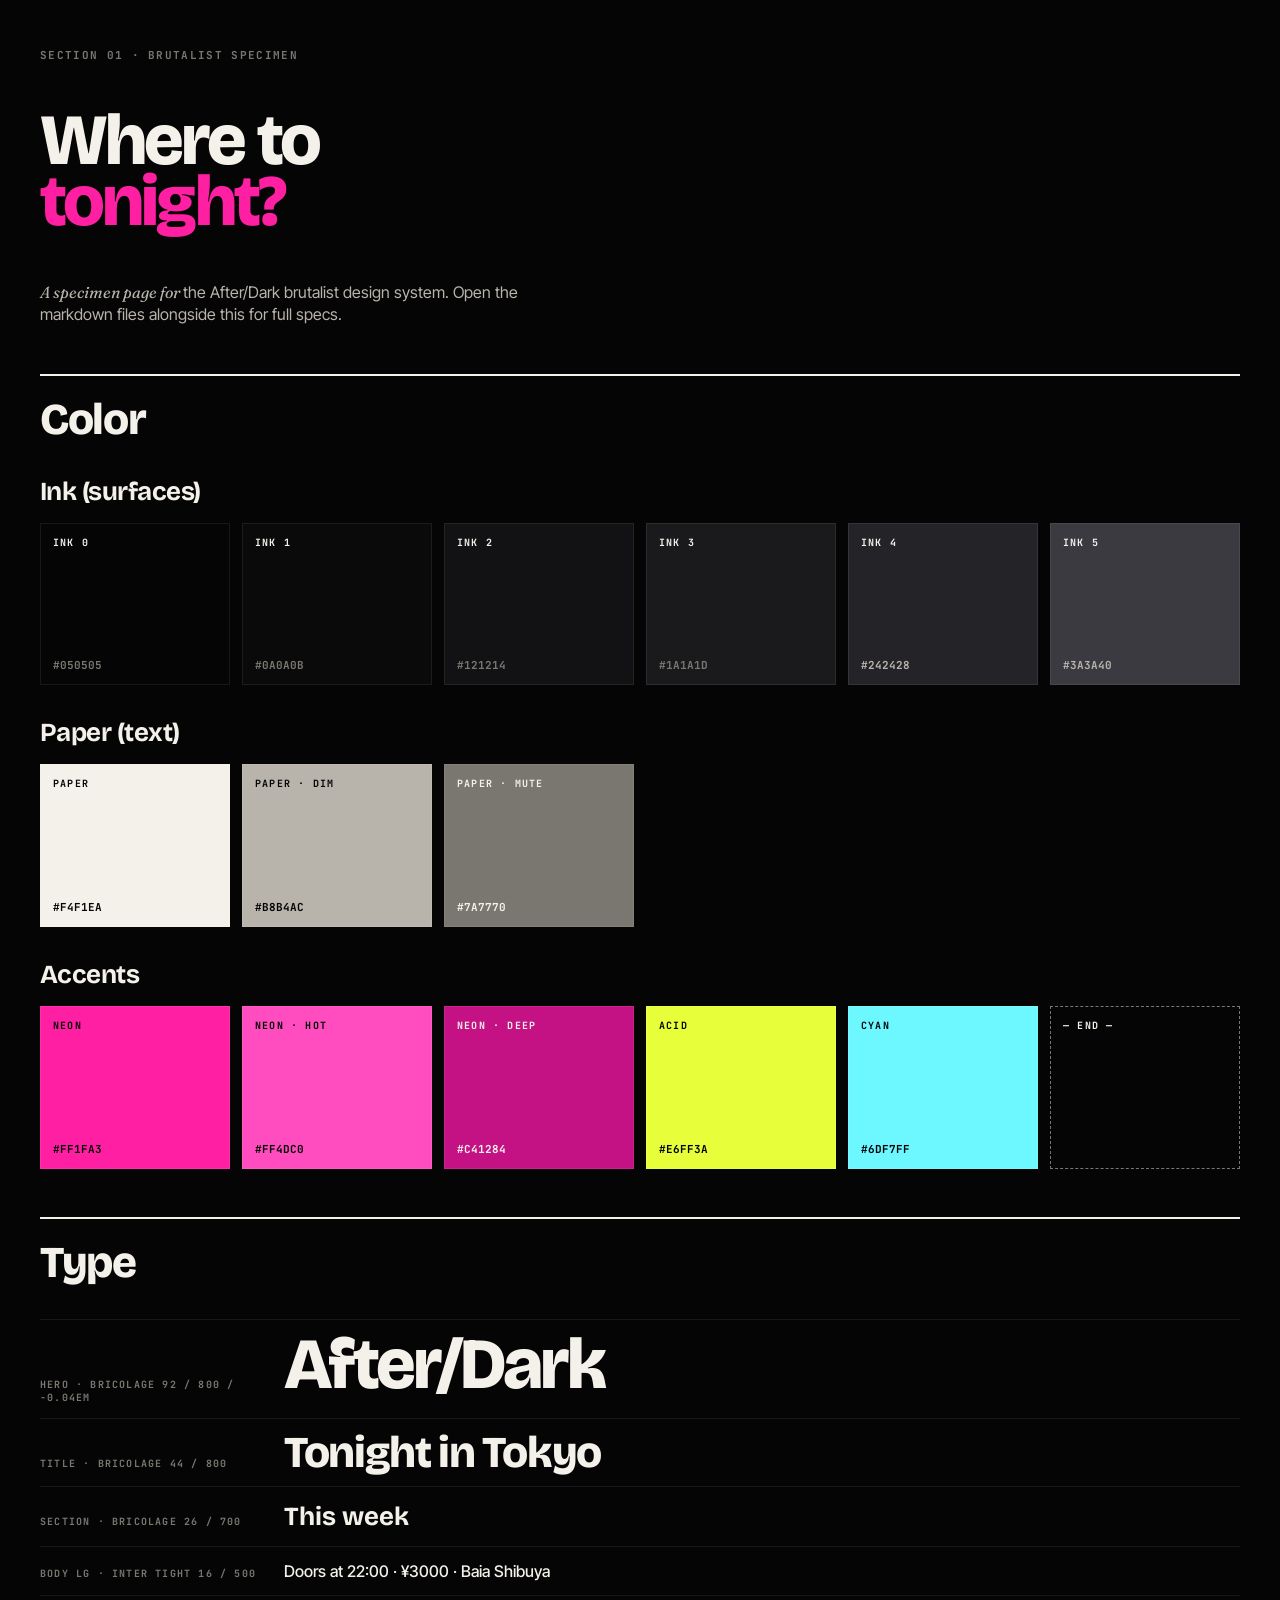
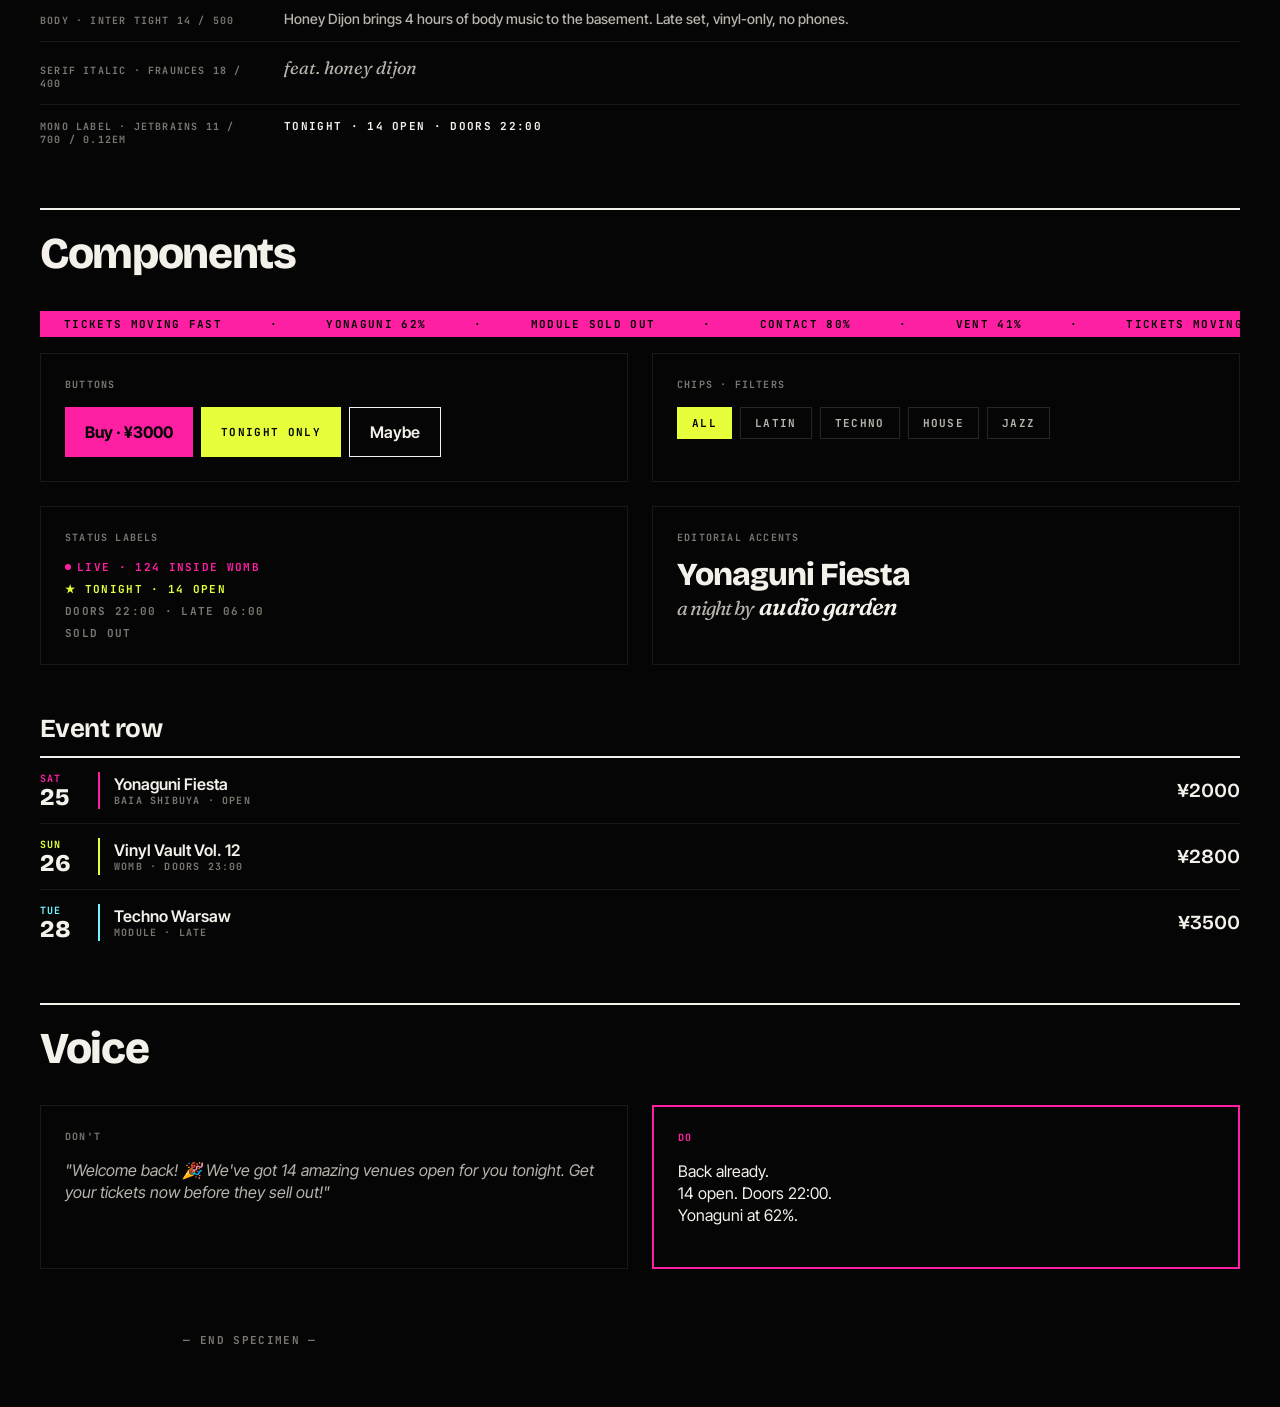
<file: brutalist-design-ref/brutalist-design-ref/swatches.html>
<!doctype html>
<html lang="en">
<head>
<meta charset="utf-8">
<title>Brutalist Design Reference — Specimen</title>
<meta name="viewport" content="width=device-width, initial-scale=1">
<link rel="preconnect" href="https://fonts.googleapis.com">
<link rel="preconnect" href="https://fonts.gstatic.com" crossorigin>
<link href="https://fonts.googleapis.com/css2?family=Bricolage+Grotesque:opsz,wght@10..48,400;10..48,600;10..48,800&family=Fraunces:ital,opsz,wght@1,9..144,400;1,9..144,600&family=Inter+Tight:wght@400;500;600;700&family=JetBrains+Mono:wght@500;700&display=swap" rel="stylesheet">
<link rel="stylesheet" href="03-tokens.css">
<style>
  body { background: var(--ad-ink-0); color: var(--ad-paper); font-family: var(--ad-font-sans); padding: 48px 32px; max-width: 1200px; margin: 0 auto; }
  h1 { font-family: var(--ad-font-display); font-size: 72px; font-weight: 800; letter-spacing: -0.04em; line-height: 0.85; }
  h2 { font-family: var(--ad-font-display); font-size: 44px; font-weight: 800; letter-spacing: -0.03em; line-height: 0.9; margin-top: 48px; padding-top: 24px; border-top: 2px solid var(--ad-paper); }
  h3 { font-family: var(--ad-font-display); font-size: 26px; font-weight: 700; letter-spacing: -0.02em; margin: 24px 0 12px; }
  p { line-height: 1.4; max-width: 60ch; color: var(--ad-paper-dim); }
  .ml { font-family: var(--ad-font-mono); font-size: 11px; font-weight: 700; letter-spacing: 0.12em; text-transform: uppercase; color: var(--ad-paper-mute); }
  .grid { display: grid; gap: 12px; margin: 16px 0 32px; }
  .swatches { grid-template-columns: repeat(6, 1fr); }
  .swatch { aspect-ratio: 1.2/1; padding: 12px; display: flex; flex-direction: column; justify-content: space-between; border: var(--ad-border-hairline); }
  .swatch .name { font-family: var(--ad-font-mono); font-size: 10px; font-weight: 700; letter-spacing: 0.12em; text-transform: uppercase; }
  .swatch .hex { font-family: var(--ad-font-mono); font-size: 11px; font-weight: 700; }
  .type-row { display: flex; align-items: baseline; gap: 24px; padding: 14px 0; border-top: var(--ad-border-hairline); }
  .type-row .meta { font-family: var(--ad-font-mono); font-size: 10px; font-weight: 700; letter-spacing: 0.12em; text-transform: uppercase; color: var(--ad-paper-mute); width: 220px; flex-shrink: 0; }
  .type-row .sample { color: var(--ad-paper); }
  .ticker-demo { background: var(--ad-neon); color: var(--ad-ink-0); padding: 6px 0; margin: 16px 0; overflow: hidden; }
  .ticker-demo .inner { display: flex; white-space: nowrap; animation: ad-tick 30s linear infinite; font-family: var(--ad-font-mono); font-size: 11px; font-weight: 700; letter-spacing: 0.12em; text-transform: uppercase; }
  .ticker-demo span { padding: 0 24px; }
  .components { display: grid; grid-template-columns: repeat(2, 1fr); gap: 24px; }
  .demo { padding: 24px; border: var(--ad-border-hairline); }
  .demo .label { font-family: var(--ad-font-mono); font-size: 10px; font-weight: 700; letter-spacing: 0.12em; text-transform: uppercase; color: var(--ad-paper-mute); margin-bottom: 16px; }
  .btn-primary { background: var(--ad-neon); color: var(--ad-ink-0); padding: 14px 20px; border: none; font-family: var(--ad-font-sans); font-size: 16px; font-weight: 700; cursor: pointer; }
  .btn-acid { background: var(--ad-acid); color: var(--ad-ink-0); padding: 14px 20px; border: none; font-family: var(--ad-font-mono); font-size: 11px; font-weight: 700; letter-spacing: 0.12em; text-transform: uppercase; cursor: pointer; }
  .btn-ghost { background: transparent; color: var(--ad-paper); padding: 14px 20px; border: 1px solid var(--ad-paper); font-family: var(--ad-font-sans); font-size: 16px; font-weight: 600; cursor: pointer; }
  .chip { display: inline-block; padding: 8px 14px; border: 1px solid rgba(244,241,234,0.14); font-family: var(--ad-font-mono); font-size: 11px; font-weight: 700; letter-spacing: 0.12em; text-transform: uppercase; color: var(--ad-paper-dim); }
  .chip.active { background: var(--ad-acid); color: var(--ad-ink-0); border-color: var(--ad-acid); }
  .row { display: flex; gap: 8px; flex-wrap: wrap; }
  .dot { width: 6px; height: 6px; border-radius: 50%; background: var(--ad-neon); display: inline-block; animation: pulse 1.6s ease-in-out infinite; vertical-align: middle; margin-right: 6px; }
  @keyframes pulse { 0%,100% { opacity: 1; } 50% { opacity: 0.3; } }
  .event-row { display: grid; grid-template-columns: 60px 1fr auto; gap: 14px; padding: 14px 0; border-top: 2px solid var(--ad-paper); align-items: center; }
  .event-row .day { border-right: 2px solid var(--ad-neon); padding-right: 10px; }
  .event-row .day-label { font-family: var(--ad-font-mono); font-size: 10px; font-weight: 700; letter-spacing: 0.12em; color: var(--ad-neon); }
  .event-row .day-num { font-family: var(--ad-font-display); font-size: 24px; font-weight: 800; line-height: 1; }
  .event-row .title { font-size: 16px; font-weight: 600; }
  .event-row .meta { font-family: var(--ad-font-mono); font-size: 10px; font-weight: 700; letter-spacing: 0.12em; text-transform: uppercase; color: var(--ad-paper-mute); }
  .event-row .price { font-family: var(--ad-font-display); font-size: 20px; font-weight: 600; }
</style>
</head>
<body>

<div class="ml">SECTION 01 · BRUTALIST SPECIMEN</div>
<h1>Where to<br><span style="color:var(--ad-neon)">tonight?</span></h1>
<p style="margin-top:24px"><span style="font-family:var(--ad-font-serif);font-style:italic">A specimen page for </span> the After/Dark brutalist design system. Open the markdown files alongside this for full specs.</p>

<h2>Color</h2>
<h3>Ink (surfaces)</h3>
<div class="grid swatches">
  <div class="swatch" style="background:#050505"><span class="name" style="color:#F4F1EA">INK 0</span><span class="hex" style="color:#7A7770">#050505</span></div>
  <div class="swatch" style="background:#0A0A0B"><span class="name" style="color:#F4F1EA">INK 1</span><span class="hex" style="color:#7A7770">#0A0A0B</span></div>
  <div class="swatch" style="background:#121214"><span class="name" style="color:#F4F1EA">INK 2</span><span class="hex" style="color:#7A7770">#121214</span></div>
  <div class="swatch" style="background:#1A1A1D"><span class="name" style="color:#F4F1EA">INK 3</span><span class="hex" style="color:#7A7770">#1A1A1D</span></div>
  <div class="swatch" style="background:#242428"><span class="name" style="color:#F4F1EA">INK 4</span><span class="hex" style="color:#B8B4AC">#242428</span></div>
  <div class="swatch" style="background:#3A3A40"><span class="name" style="color:#F4F1EA">INK 5</span><span class="hex" style="color:#B8B4AC">#3A3A40</span></div>
</div>

<h3>Paper (text)</h3>
<div class="grid swatches">
  <div class="swatch" style="background:#F4F1EA"><span class="name" style="color:#050505">PAPER</span><span class="hex" style="color:#050505">#F4F1EA</span></div>
  <div class="swatch" style="background:#B8B4AC"><span class="name" style="color:#050505">PAPER · DIM</span><span class="hex" style="color:#050505">#B8B4AC</span></div>
  <div class="swatch" style="background:#7A7770"><span class="name" style="color:#F4F1EA">PAPER · MUTE</span><span class="hex" style="color:#F4F1EA">#7A7770</span></div>
</div>

<h3>Accents</h3>
<div class="grid swatches">
  <div class="swatch" style="background:#FF1FA3"><span class="name" style="color:#050505">NEON</span><span class="hex" style="color:#050505">#FF1FA3</span></div>
  <div class="swatch" style="background:#FF4DC0"><span class="name" style="color:#050505">NEON · HOT</span><span class="hex" style="color:#050505">#FF4DC0</span></div>
  <div class="swatch" style="background:#C41284"><span class="name" style="color:#F4F1EA">NEON · DEEP</span><span class="hex" style="color:#F4F1EA">#C41284</span></div>
  <div class="swatch" style="background:#E6FF3A"><span class="name" style="color:#050505">ACID</span><span class="hex" style="color:#050505">#E6FF3A</span></div>
  <div class="swatch" style="background:#6DF7FF"><span class="name" style="color:#050505">CYAN</span><span class="hex" style="color:#050505">#6DF7FF</span></div>
  <div class="swatch" style="background:transparent;border:1px dashed var(--ad-paper-mute)"><span class="name" style="color:#F4F1EA">— END —</span></div>
</div>

<h2>Type</h2>
<div class="type-row">
  <div class="meta">HERO · BRICOLAGE 92 / 800 / -0.04em</div>
  <div class="sample" style="font-family:var(--ad-font-display);font-size:72px;font-weight:800;letter-spacing:-0.04em;line-height:0.85">After/Dark</div>
</div>
<div class="type-row">
  <div class="meta">TITLE · BRICOLAGE 44 / 800</div>
  <div class="sample" style="font-family:var(--ad-font-display);font-size:44px;font-weight:800;letter-spacing:-0.03em;line-height:0.9">Tonight in Tokyo</div>
</div>
<div class="type-row">
  <div class="meta">SECTION · BRICOLAGE 26 / 700</div>
  <div class="sample" style="font-family:var(--ad-font-display);font-size:26px;font-weight:700">This week</div>
</div>
<div class="type-row">
  <div class="meta">BODY LG · INTER TIGHT 16 / 500</div>
  <div class="sample" style="font-size:16px;font-weight:500">Doors at 22:00 · ¥3000 · Baia Shibuya</div>
</div>
<div class="type-row">
  <div class="meta">BODY · INTER TIGHT 14 / 500</div>
  <div class="sample" style="font-size:14px;font-weight:500;color:var(--ad-paper-dim)">Honey Dijon brings 4 hours of body music to the basement. Late set, vinyl-only, no phones.</div>
</div>
<div class="type-row">
  <div class="meta">SERIF ITALIC · FRAUNCES 18 / 400</div>
  <div class="sample" style="font-family:var(--ad-font-serif);font-style:italic;font-size:18px;color:var(--ad-paper-dim)">feat. honey dijon</div>
</div>
<div class="type-row">
  <div class="meta">MONO LABEL · JETBRAINS 11 / 700 / 0.12em</div>
  <div class="sample ml" style="font-size:11px">TONIGHT · 14 OPEN · DOORS 22:00</div>
</div>

<h2>Components</h2>

<div class="ticker-demo">
  <div class="inner">
    <span>TICKETS MOVING FAST</span><span>·</span><span>YONAGUNI 62%</span><span>·</span><span>MODULE SOLD OUT</span><span>·</span><span>CONTACT 80%</span><span>·</span><span>VENT 41%</span><span>·</span>
    <span>TICKETS MOVING FAST</span><span>·</span><span>YONAGUNI 62%</span><span>·</span><span>MODULE SOLD OUT</span><span>·</span><span>CONTACT 80%</span><span>·</span><span>VENT 41%</span><span>·</span>
  </div>
</div>

<div class="components">
  <div class="demo">
    <div class="label">BUTTONS</div>
    <div class="row">
      <button class="btn-primary">Buy · ¥3000</button>
      <button class="btn-acid">TONIGHT ONLY</button>
      <button class="btn-ghost">Maybe</button>
    </div>
  </div>

  <div class="demo">
    <div class="label">CHIPS · FILTERS</div>
    <div class="row">
      <span class="chip active">ALL</span>
      <span class="chip">LATIN</span>
      <span class="chip">TECHNO</span>
      <span class="chip">HOUSE</span>
      <span class="chip">JAZZ</span>
    </div>
  </div>

  <div class="demo">
    <div class="label">STATUS LABELS</div>
    <div style="display:flex;flex-direction:column;gap:8px">
      <div class="ml" style="color:var(--ad-neon)"><span class="dot"></span>LIVE · 124 INSIDE WOMB</div>
      <div class="ml" style="color:var(--ad-acid)">★ TONIGHT · 14 OPEN</div>
      <div class="ml">DOORS 22:00 · LATE 06:00</div>
      <div class="ml" style="color:var(--ad-paper-mute)">SOLD OUT</div>
    </div>
  </div>

  <div class="demo">
    <div class="label">EDITORIAL ACCENTS</div>
    <div style="font-family:var(--ad-font-display);font-size:32px;font-weight:800;letter-spacing:-0.03em;line-height:0.95">
      Yonaguni Fiesta<br>
      <span style="font-family:var(--ad-font-serif);font-style:italic;font-weight:400;font-size:20px;color:var(--ad-paper-dim)">a night by</span>
      <span style="font-style:italic;font-family:var(--ad-font-serif);font-weight:600;font-size:24px">audio garden</span>
    </div>
  </div>
</div>

<h3 style="margin-top:48px">Event row</h3>
<div class="event-row">
  <div class="day">
    <div class="day-label">SAT</div>
    <div class="day-num">25</div>
  </div>
  <div>
    <div class="title">Yonaguni Fiesta</div>
    <div class="meta">BAIA SHIBUYA · OPEN</div>
  </div>
  <div class="price">¥2000</div>
</div>
<div class="event-row" style="border-top: 1px solid rgba(244,241,234,0.08)">
  <div class="day" style="border-right-color: var(--ad-acid)">
    <div class="day-label" style="color:var(--ad-acid)">SUN</div>
    <div class="day-num">26</div>
  </div>
  <div>
    <div class="title">Vinyl Vault Vol. 12</div>
    <div class="meta">WOMB · DOORS 23:00</div>
  </div>
  <div class="price">¥2800</div>
</div>
<div class="event-row" style="border-top: 1px solid rgba(244,241,234,0.08)">
  <div class="day" style="border-right-color: var(--ad-cyan)">
    <div class="day-label" style="color:var(--ad-cyan)">TUE</div>
    <div class="day-num">28</div>
  </div>
  <div>
    <div class="title">Techno Warsaw</div>
    <div class="meta">MODULE · LATE</div>
  </div>
  <div class="price">¥3500</div>
</div>

<h2>Voice</h2>
<div class="components">
  <div class="demo">
    <div class="label">DON'T</div>
    <p style="color:var(--ad-paper-dim);font-style:italic">"Welcome back! 🎉 We've got 14 amazing venues open for you tonight. Get your tickets now before they sell out!"</p>
  </div>
  <div class="demo" style="border-color:var(--ad-neon);border-width:2px">
    <div class="label" style="color:var(--ad-neon)">DO</div>
    <p style="color:var(--ad-paper)">Back already.<br>14 open. Doors 22:00.<br>Yonaguni at 62%.</p>
  </div>
</div>

<p style="margin-top:64px;text-align:center" class="ml">— END SPECIMEN —</p>

</body>
</html>
</file>
<file: brutalist-design-ref/brutalist-design-ref/03-tokens.css>
/* ============================================================
   Brutalist Design Reference — CSS Tokens
   Drop this into your global stylesheet. All tokens use the
   `--ad-` prefix to avoid collisions.
   ============================================================ */

:root {
  /* ── Color · Ink (dark surfaces) ───────────────────────── */
  --ad-ink-0: #050505;
  --ad-ink-1: #0A0A0B;
  --ad-ink-2: #121214;
  --ad-ink-3: #1A1A1D;
  --ad-ink-4: #242428;
  --ad-ink-5: #3A3A40;

  /* ── Color · Paper (text on dark) ──────────────────────── */
  --ad-paper:      #F4F1EA;
  --ad-paper-dim:  #B8B4AC;
  --ad-paper-mute: #7A7770;

  /* ── Color · Accents ───────────────────────────────────── */
  --ad-neon:      #FF1FA3;   /* primary magenta */
  --ad-neon-hot:  #FF4DC0;   /* hover */
  --ad-neon-deep: #C41284;   /* pressed */
  --ad-acid:      #E6FF3A;   /* secondary yellow */
  --ad-cyan:      #6DF7FF;   /* tertiary */

  /* ── Color · Semantic ──────────────────────────────────── */
  --ad-live:     var(--ad-neon);
  --ad-sold-out: var(--ad-paper-mute);
  --ad-warning:  var(--ad-acid);
  --ad-info:     var(--ad-cyan);

  /* ── Type families ─────────────────────────────────────── */
  --ad-font-display: 'Bricolage Grotesque', 'Archivo', sans-serif;
  --ad-font-sans:    'Inter Tight', 'Inter', system-ui, sans-serif;
  --ad-font-serif:   'Fraunces', 'Playfair Display', Georgia, serif;
  --ad-font-mono:    'JetBrains Mono', 'IBM Plex Mono', ui-monospace, monospace;

  /* ── Type sizes ────────────────────────────────────────── */
  --ad-size-hero:     92px;
  --ad-size-display:  72px;
  --ad-size-title:    44px;
  --ad-size-section:  26px;
  --ad-size-body-lg:  16px;
  --ad-size-body:     14px;
  --ad-size-body-sm:  13px;
  --ad-size-label:    11px;
  --ad-size-label-sm: 10px;

  /* ── Type tracking ─────────────────────────────────────── */
  --ad-tracking-tight:    -0.04em;
  --ad-tracking-normal:   0;
  --ad-tracking-label:    0.08em;
  --ad-tracking-label-lg: 0.12em;

  /* ── Type leading ──────────────────────────────────────── */
  --ad-leading-display: 0.85;
  --ad-leading-title:   0.9;
  --ad-leading-body:    1.4;
  --ad-leading-label:   1;

  /* ── Spacing (4-pt step base) ──────────────────────────── */
  --ad-space-0:  0;
  --ad-space-1:  2px;
  --ad-space-2:  4px;
  --ad-space-3:  8px;
  --ad-space-4:  12px;
  --ad-space-5:  16px;
  --ad-space-6:  20px;
  --ad-space-7:  24px;
  --ad-space-8:  32px;
  --ad-space-9:  48px;
  --ad-space-10: 64px;
  --ad-space-11: 96px;

  /* ── Radius (sharp corners) ────────────────────────────── */
  --ad-radius-none: 0;
  --ad-radius-xs:   2px;

  /* ── Borders ───────────────────────────────────────────── */
  --ad-border-hairline: 1px solid rgba(244, 241, 234, 0.08);
  --ad-border-default:  1px solid var(--ad-ink-3);
  --ad-border-emphasis: 2px solid var(--ad-neon);
  --ad-border-paper:    1px solid var(--ad-paper);

  /* ── Motion ────────────────────────────────────────────── */
  --ad-dur-instant: 80ms;
  --ad-dur-fast:    150ms;
  --ad-dur-base:    240ms;
  --ad-dur-slow:    400ms;
  --ad-dur-ticker:  40s;

  --ad-ease-out:    cubic-bezier(0.2, 0.8, 0.2, 1);
  --ad-ease-in:     cubic-bezier(0.4, 0, 1, 1);
  --ad-ease-in-out: cubic-bezier(0.4, 0, 0.2, 1);

  /* ── Elevation (used sparingly) ────────────────────────── */
  --ad-elev-none: none;
  --ad-elev-neon: 0 0 24px rgba(255, 31, 163, 0.45),
                  0 0 48px rgba(255, 31, 163, 0.20);
}

/* ============================================================
   Base utility classes (optional)
   ============================================================ */

.ad-display {
  font-family: var(--ad-font-display);
  font-weight: 800;
  letter-spacing: var(--ad-tracking-tight);
  line-height: var(--ad-leading-display);
}

.ad-serif-italic {
  font-family: var(--ad-font-serif);
  font-style: italic;
  font-weight: 400;
}

.ad-mono-label {
  font-family: var(--ad-font-mono);
  font-size: var(--ad-size-label);
  font-weight: 700;
  letter-spacing: var(--ad-tracking-label-lg);
  text-transform: uppercase;
  color: var(--ad-paper-mute);
}

.ad-hairline { border-top: var(--ad-border-hairline); }
.ad-glow-neon { box-shadow: var(--ad-elev-neon); }

/* Marquee ticker */
@keyframes ad-tick {
  from { transform: translateX(0); }
  to   { transform: translateX(-50%); }
}
.ad-ticker {
  display: flex;
  white-space: nowrap;
  animation: ad-tick var(--ad-dur-ticker) linear infinite;
}
</file>
